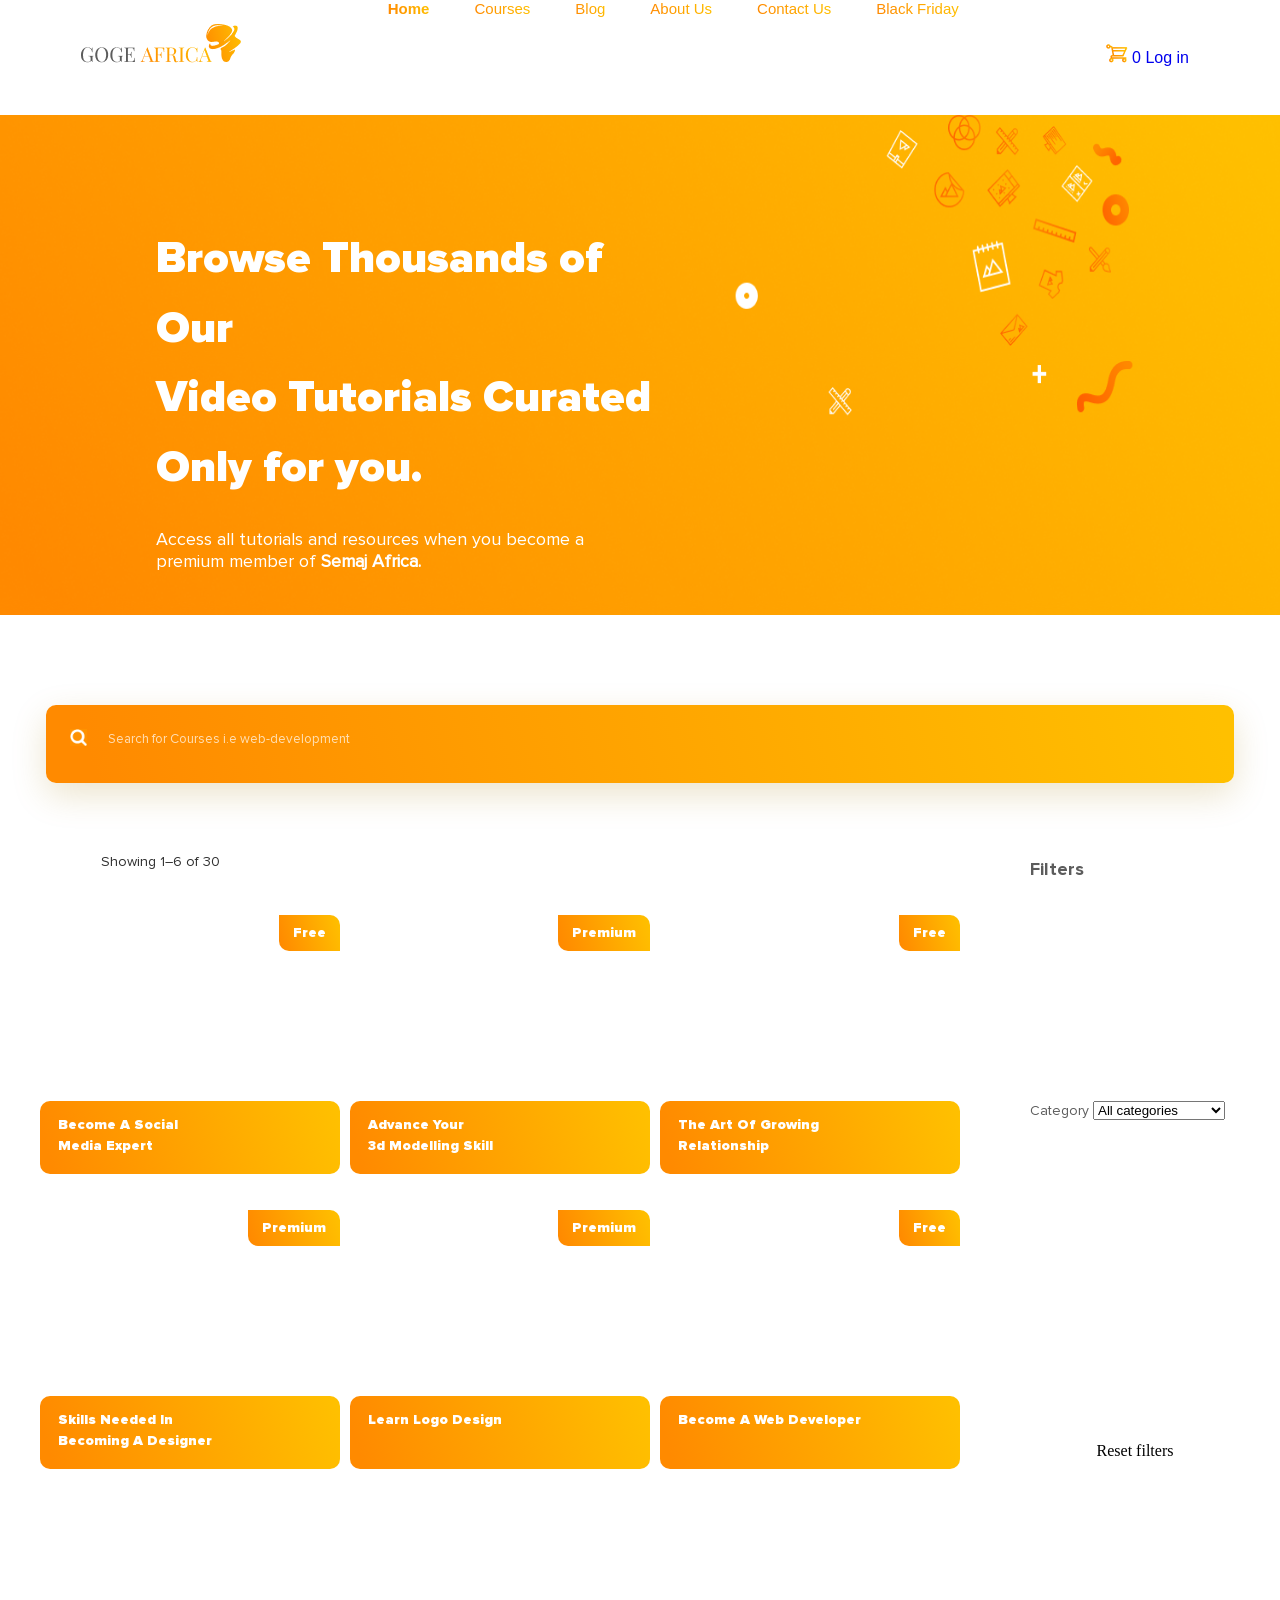
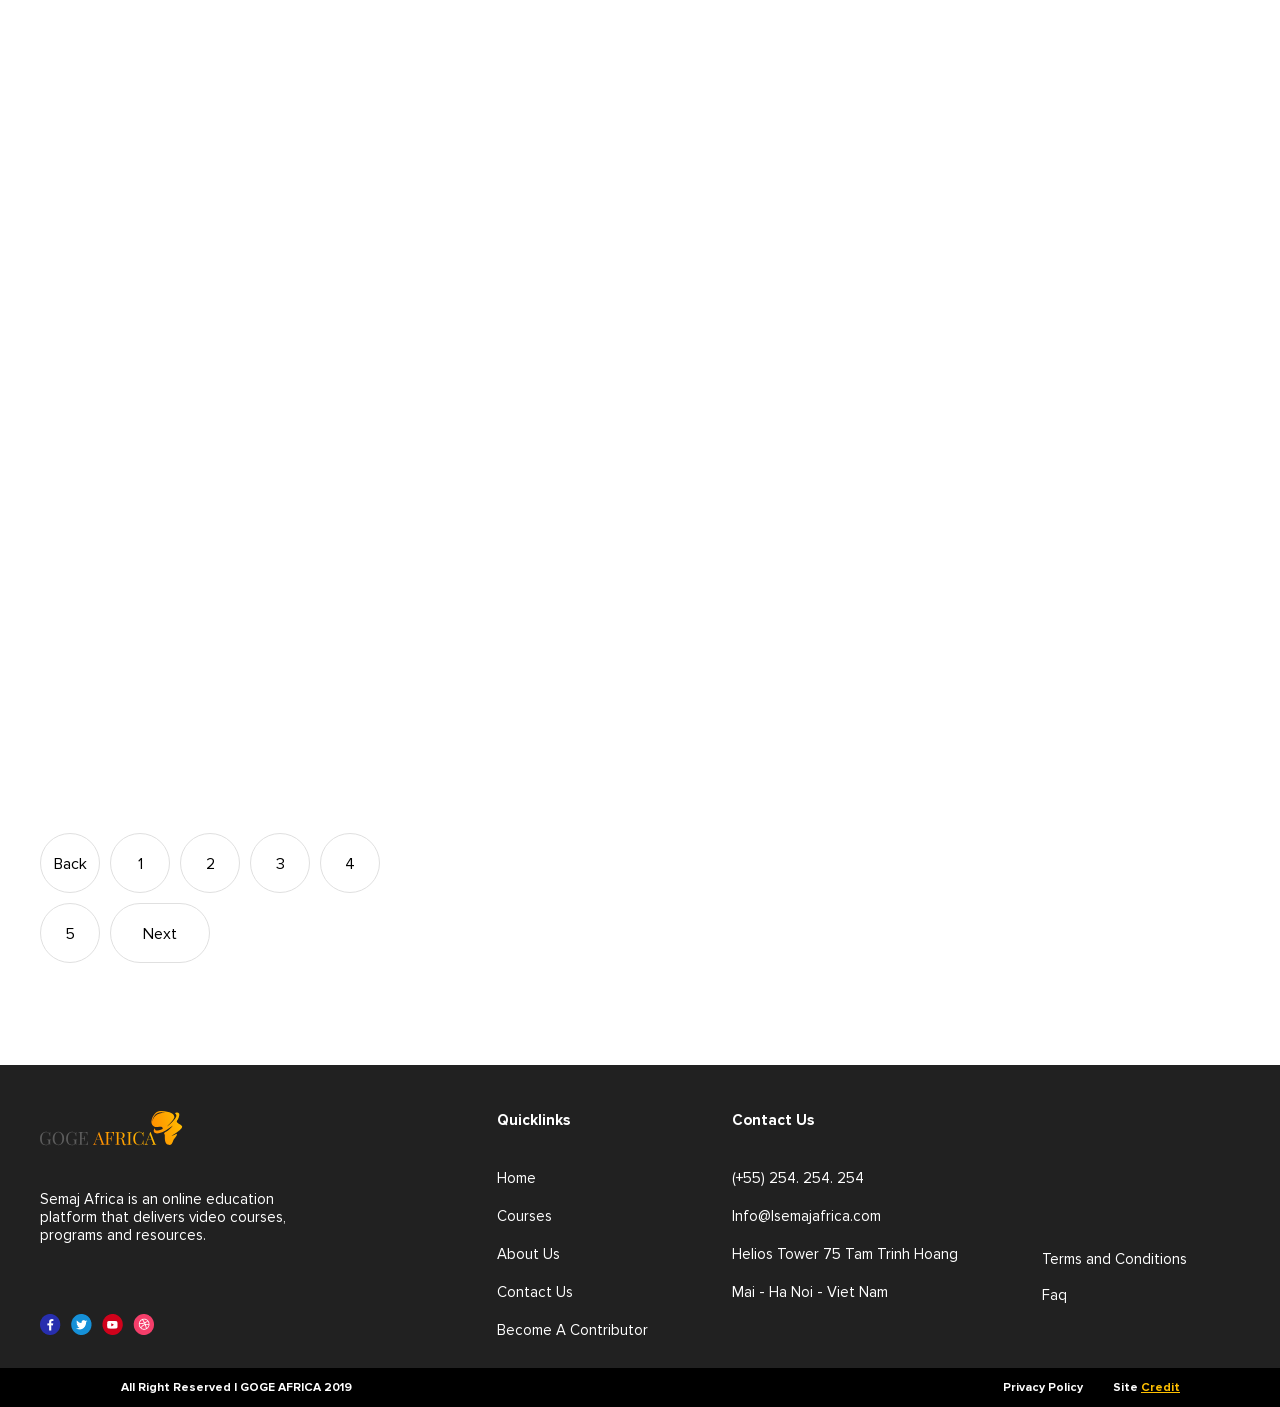
<file: index.html>
<!doctype html>
<html lang="en">
    <head>
        <meta charset="UTF-8" />
        <meta name="viewport" content="width=device-width, initial-scale=1.0" />
        <link rel="stylesheet" href="./styles/style.css" />
        <title>Courses</title>
    </head>

    <body>
        <div class="toast-container" id="toastContainer" aria-live="polite"></div>
        <header class="header header--main">
            <div class="container">
                <div class="header__inner">
                    <a href="./index.html" class="header__logo">
                        <img src="./img/logo.png" alt="logo" />
                    </a>
                    <nav class="header__nav-center">
                        <ul class="header__nav">
                            <li class="header__nav-link">
                                <a href="./Home.html">Home</a>
                            </li>
                            <li class="header__nav-link">
                                <a href="./Courses.html">Courses</a>
                            </li>
                            <li class="header__nav-link">
                                <a href="./Blog.html">Blog</a>
                            </li>
                            <li class="header__nav-link">
                                <a href="./AboutUs.html">About Us</a>
                            </li>
                            <li class="header__nav-link">
                                <a href="./ContactUs.html">Contact Us</a>
                            </li>
                            <li class="header__nav-link">
                                <a href="./BlackFriday.html">Black Friday</a>
                            </li>
                        </ul>
                    </nav>
                    <div class="header__inner-right">
                        <a href="./Cart.html" class="header__cart-link">
                            <img src="./img/basket.png" alt="Cart" />
                            <span class="cart-count" id="headerCartCount">0</span>
                        </a>
                        <a class="header__btn header__btn--login" href="./Login.html">Log in</a>
                    </div>
                </div>
            </div>
        </header>

        <main>
            <div class="promo">
                <img src="./img/promo-bg.png" alt="promo" />
                <div class="container">
                    <div class="promo__inner">
                        <h1 class="promo__title">
                            Browse Thousands of Our <br />
                            Video Tutorials Curated <br />
                            Only for you.
                        </h1>
                        <p class="promo__subtitle">
                            Access all tutorials and resources when you become a
                            <br />
                            premium member of <b>Semaj Africa.</b>
                        </p>
                    </div>
                </div>
            </div>

            <div class="form__out">
                <form class="form" action="">
                    <div class="container">
                        <div class="form-inner">
                            <label for="inputField">
                                <input
                                    class="input"
                                    type="text"
                                    name="inputField"
                                    id="inputField"
                                    placeholder="Search for Courses i.e web-development"
                                />
                            </label>
                        </div>
                    </div>
                </form>
            </div>

            <div class="container">
                <div class="wrapper">
                    <div class="wrapper-content">
                        <div class="link-page">
                            <div class="link-page-info">
                                <span id="indexResultsInfo">Showing <span id="indexResultsFrom">1</span>–<span id="indexResultsTo">6</span> of <span id="indexResultsCount">30</span></span>
                            </div>
                        </div>

                        <div class="cards" id="indexCardsContainer">
                            <div class="card" data-id="course-1" data-title="Become A Social Media Expert" data-price="0" data-type="Free" data-category="Digital Marketing" data-in-stock="1" data-discount="0">
                                <div class="card-img"></div>
                                <div class="free">Free</div>
                                <div class="card-footer"><div class="card-title">Become A Social <br />Media Expert</div>
                                <div class="card-price">Free</div>
                                <button type="button" class="card-add-btn" data-id="course-1">Add to cart</button>
                            </div>
                            </div>
                            <div class="card" data-id="course-2" data-title="Advance Your 3d Modelling Skill" data-price="49" data-type="Premium" data-category="3D Artist" data-in-stock="1" data-discount="30">
                                <div class="card-img"></div>
                                <div class="free">Premium</div>
                                <div class="card-footer"><div class="card-title">Advance Your <br />3d Modelling Skill</div>
                                <div class="card-price">$49</div>
                                <button type="button" class="card-add-btn" data-id="course-2">Add to cart</button>
                            </div>
                            </div>
                            <div class="card" data-id="course-3" data-title="The Art Of Growing Relationship" data-price="0" data-type="Free" data-category="Design" data-in-stock="1" data-discount="0">
                                <div class="card-img"></div>
                                <div class="free">Free</div>
                                <div class="card-footer"><div class="card-title">The Art Of Growing <br />Relationship</div>
                                <div class="card-price">Free</div>
                                <button type="button" class="card-add-btn" data-id="course-3">Add to cart</button>
                            </div>
                            </div>
                            <div class="card" data-id="course-4" data-title="Skills Needed In Becoming A Designer" data-price="59" data-type="Premium" data-category="Design" data-in-stock="0" data-discount="25">
                                <div class="card-img"></div>
                                <div class="free">Premium</div>
                                <div class="card-footer"><div class="card-title">Skills Needed In <br />Becoming A Designer</div>
                                <div class="card-price">$59</div>
                                <button type="button" class="card-add-btn" data-id="course-4">Add to cart</button>
                            </div>
                            </div>
                            <div class="card" data-id="course-5" data-title="Learn Logo Design" data-price="39" data-type="Premium" data-category="Design" data-in-stock="1" data-discount="20">
                                <div class="card-img"></div>
                                <div class="free">Premium</div>
                                <div class="card-footer"><div class="card-title">Learn Logo Design</div>
                                <div class="card-price">$39</div>
                                <button type="button" class="card-add-btn" data-id="course-5">Add to cart</button>
                            </div>
                            </div>
                            <div class="card" data-id="course-6" data-title="Become A Web Developer" data-price="0" data-type="Free" data-category="Web Development" data-in-stock="1" data-discount="0">
                                <div class="card-img"></div>
                                <div class="free">Free</div>
                                <div class="card-footer"><div class="card-title">Become A Web Developer</div>
                                <div class="card-price">Free</div>
                                <button type="button" class="card-add-btn" data-id="course-6">Add to cart</button>
                            </div>
                            </div>
                            <div class="card" data-id="course-7" data-title="Embark On The Journey Of Becoming An Artist" data-price="69" data-type="Premium" data-category="Design" data-in-stock="1" data-discount="45">
                                <div class="card-img"></div>
                                <div class="free">Premium</div>
                                <div class="card-footer"><div class="card-title">Embark On The Journey <br />Of Becoming An Artist</div>
                                <div class="card-price">$69</div>
                                <button type="button" class="card-add-btn" data-id="course-7">Add to cart</button>
                            </div>
                            </div>
                            <div class="card" data-id="course-8" data-title="4 Weeks Photography Bootcamp" data-price="0" data-type="Free" data-category="Photography" data-in-stock="1" data-discount="0">
                                <div class="card-img"></div>
                                <div class="free">Free</div>
                                <div class="card-footer"><div class="card-title">4 Weeks Photography <br />Bootcamp</div>
                                <div class="card-price">Free</div>
                                <button type="button" class="card-add-btn" data-id="course-8">Add to cart</button>
                            </div>
                            </div>
                            <div class="card" data-id="course-9" data-title="Learn Organization Management" data-price="49" data-type="Premium" data-category="Digital Marketing" data-in-stock="0" data-discount="15">
                                <div class="card-img"></div>
                                <div class="free">Premium</div>
                                <div class="card-footer"><div class="card-title">Learn Organization <br />Management</div>
                                <div class="card-price">$49</div>
                                <button type="button" class="card-add-btn" data-id="course-9">Add to cart</button>
                            </div>
                            </div>
                            <div class="card" data-id="course-10" data-title="3 in 1 Course Of Becoming A Makeup Artist" data-price="0" data-type="Free" data-category="Design" data-in-stock="1" data-discount="0">
                                <div class="card-img"></div>
                                <div class="free">Free</div>
                                <div class="card-footer"><div class="card-title">3 in 1 Course Of Becoming <br />A Makeup Artist</div>
                                <div class="card-price">Free</div>
                                <button type="button" class="card-add-btn" data-id="course-10">Add to cart</button>
                            </div>
                            </div>
                            <div class="card" data-id="course-11" data-title="How To Have A Good Listening Ear For Music" data-price="29" data-type="Premium" data-category="Sound & Music" data-in-stock="1" data-discount="50">
                                <div class="card-img"></div>
                                <div class="free">Premium</div>
                                <div class="card-footer"><div class="card-title">How To Have A Good <br />Listening Ear For Music</div>
                                <div class="card-price">$29</div>
                                <button type="button" class="card-add-btn" data-id="course-11">Add to cart</button>
                            </div>
                            </div>
                            <div class="card" data-id="course-12" data-title="Become A Social Media Expert" data-price="0" data-type="Free" data-category="Digital Marketing" data-in-stock="1" data-discount="0">
                                <div class="card-img"></div>
                                <div class="free">Free</div>
                                <div class="card-footer"><div class="card-title">Become A Social <br />Media Expert</div>
                                <div class="card-price">Free</div>
                                <button type="button" class="card-add-btn" data-id="course-12">Add to cart</button>
                            </div>
                            </div>
                            <div class="card" data-id="course-13" data-title="Become A Web Developer" data-price="0" data-type="Free" data-category="Web Development" data-in-stock="1" data-discount="0">
                                <div class="card-img"></div>
                                <div class="free">Free</div>
                                <div class="card-footer"><div class="card-title">Become A Web Developer</div>
                                <div class="card-price">Free</div>
                                <button type="button" class="card-add-btn" data-id="course-13">Add to cart</button>
                            </div>
                            </div>
                            <div class="card" data-id="course-14" data-title="Advance Your 3d Modelling Skill" data-price="49" data-type="Premium" data-category="3D Artist" data-in-stock="1" data-discount="0">
                                <div class="card-img"></div>
                                <div class="free">Premium</div>
                                <div class="card-footer"><div class="card-title">Advance Your <br />3d Modelling Skill</div>
                                <div class="card-price">$49</div>
                                <button type="button" class="card-add-btn" data-id="course-14">Add to cart</button>
                            </div>
                            </div>
                            <div class="card" data-id="course-15" data-title="The Art Of Growing Relationship" data-price="0" data-type="Free" data-category="Design" data-in-stock="1" data-discount="0">
                                <div class="card-img"></div>
                                <div class="free">Free</div>
                                <div class="card-footer"><div class="card-title">The Art Of Growing <br />Relationship</div>
                                <div class="card-price">Free</div>
                                <button type="button" class="card-add-btn" data-id="course-15">Add to cart</button>
                            </div>
                            </div>
                            <div class="card" data-id="course-16" data-title="React & Node Full Stack" data-price="79" data-type="Premium" data-category="Web Development" data-in-stock="1" data-discount="20">
                                <div class="card-img"></div>
                                <div class="free">Premium</div>
                                <div class="card-footer"><div class="card-title">React & Node <br />Full Stack</div>
                                <div class="card-price">$79</div>
                                <button type="button" class="card-add-btn" data-id="course-16">Add to cart</button>
                            </div>
                            </div>
                            <div class="card" data-id="course-17" data-title="UI/UX Design Fundamentals" data-price="0" data-type="Free" data-category="Design" data-in-stock="1" data-discount="0">
                                <div class="card-img"></div>
                                <div class="free">Free</div>
                                <div class="card-footer"><div class="card-title">UI/UX Design <br />Fundamentals</div>
                                <div class="card-price">Free</div>
                                <button type="button" class="card-add-btn" data-id="course-17">Add to cart</button>
                            </div>
                            </div>
                            <div class="card" data-id="course-18" data-title="Portrait Photography Masterclass" data-price="55" data-type="Premium" data-category="Photography" data-in-stock="1" data-discount="25">
                                <div class="card-img"></div>
                                <div class="free">Premium</div>
                                <div class="card-footer"><div class="card-title">Portrait Photography <br />Masterclass</div>
                                <div class="card-price">$55</div>
                                <button type="button" class="card-add-btn" data-id="course-18">Add to cart</button>
                            </div>
                            </div>
                            <div class="card" data-id="course-19" data-title="Blender 3D for Beginners" data-price="0" data-type="Free" data-category="3D Artist" data-in-stock="1" data-discount="0">
                                <div class="card-img"></div>
                                <div class="free">Free</div>
                                <div class="card-footer"><div class="card-title">Blender 3D <br />for Beginners</div>
                                <div class="card-price">Free</div>
                                <button type="button" class="card-add-btn" data-id="course-19">Add to cart</button>
                            </div>
                            </div>
                            <div class="card" data-id="course-20" data-title="After Effects Motion Design" data-price="65" data-type="Premium" data-category="Motion Graphics" data-in-stock="0" data-discount="30">
                                <div class="card-img"></div>
                                <div class="free">Premium</div>
                                <div class="card-footer"><div class="card-title">After Effects <br />Motion Design</div>
                                <div class="card-price">$65</div>
                                <button type="button" class="card-add-btn" data-id="course-20">Add to cart</button>
                            </div>
                            </div>
                            <div class="card" data-id="course-21" data-title="Music Production Basics" data-price="0" data-type="Free" data-category="Sound & Music" data-in-stock="1" data-discount="0">
                                <div class="card-img"></div>
                                <div class="free">Free</div>
                                <div class="card-footer"><div class="card-title">Music Production <br />Basics</div>
                                <div class="card-price">Free</div>
                                <button type="button" class="card-add-btn" data-id="course-21">Add to cart</button>
                            </div>
                            </div>
                            <div class="card" data-id="course-22" data-title="SEO & Content Marketing" data-price="45" data-type="Premium" data-category="Digital Marketing" data-in-stock="1" data-discount="15">
                                <div class="card-img"></div>
                                <div class="free">Premium</div>
                                <div class="card-footer"><div class="card-title">SEO & Content <br />Marketing</div>
                                <div class="card-price">$45</div>
                                <button type="button" class="card-add-btn" data-id="course-22">Add to cart</button>
                            </div>
                            </div>
                            <div class="card" data-id="course-23" data-title="Python for Data Science" data-price="69" data-type="Premium" data-category="Web Development" data-in-stock="1" data-discount="40">
                                <div class="card-img"></div>
                                <div class="free">Premium</div>
                                <div class="card-footer"><div class="card-title">Python for <br />Data Science</div>
                                <div class="card-price">$69</div>
                                <button type="button" class="card-add-btn" data-id="course-23">Add to cart</button>
                            </div>
                            </div>
                            <div class="card" data-id="course-24" data-title="Figma from Zero to Hero" data-price="0" data-type="Free" data-category="Design" data-in-stock="1" data-discount="0">
                                <div class="card-img"></div>
                                <div class="free">Free</div>
                                <div class="card-footer"><div class="card-title">Figma from Zero <br />to Hero</div>
                                <div class="card-price">Free</div>
                                <button type="button" class="card-add-btn" data-id="course-24">Add to cart</button>
                            </div>
                            </div>
                            <div class="card" data-id="course-25" data-title="Landscape Photography" data-price="49" data-type="Premium" data-category="Photography" data-in-stock="1" data-discount="20">
                                <div class="card-img"></div>
                                <div class="free">Premium</div>
                                <div class="card-footer"><div class="card-title">Landscape <br />Photography</div>
                                <div class="card-price">$49</div>
                                <button type="button" class="card-add-btn" data-id="course-25">Add to cart</button>
                            </div>
                            </div>
                            <div class="card" data-id="course-26" data-title="Character Modeling in Maya" data-price="89" data-type="Premium" data-category="3D Artist" data-in-stock="1" data-discount="35">
                                <div class="card-img"></div>
                                <div class="free">Premium</div>
                                <div class="card-footer"><div class="card-title">Character Modeling <br />in Maya</div>
                                <div class="card-price">$89</div>
                                <button type="button" class="card-add-btn" data-id="course-26">Add to cart</button>
                            </div>
                            </div>
                            <div class="card" data-id="course-27" data-title="Cinema 4D Basics" data-price="0" data-type="Free" data-category="Motion Graphics" data-in-stock="1" data-discount="0">
                                <div class="card-img"></div>
                                <div class="free">Free</div>
                                <div class="card-footer"><div class="card-title">Cinema 4D <br />Basics</div>
                                <div class="card-price">Free</div>
                                <button type="button" class="card-add-btn" data-id="course-27">Add to cart</button>
                            </div>
                            </div>
                            <div class="card" data-id="course-28" data-title="Sound Design for Video" data-price="39" data-type="Premium" data-category="Sound & Music" data-in-stock="0" data-discount="25">
                                <div class="card-img"></div>
                                <div class="free">Premium</div>
                                <div class="card-footer"><div class="card-title">Sound Design <br />for Video</div>
                                <div class="card-price">$39</div>
                                <button type="button" class="card-add-btn" data-id="course-28">Add to cart</button>
                            </div>
                            </div>
                            <div class="card" data-id="course-29" data-title="Social Media Marketing" data-price="0" data-type="Free" data-category="Digital Marketing" data-in-stock="1" data-discount="0">
                                <div class="card-img"></div>
                                <div class="free">Free</div>
                                <div class="card-footer"><div class="card-title">Social Media <br />Marketing</div>
                                <div class="card-price">Free</div>
                                <button type="button" class="card-add-btn" data-id="course-29">Add to cart</button>
                            </div>
                            </div>
                            <div class="card" data-id="course-30" data-title="JavaScript Advanced" data-price="59" data-type="Premium" data-category="Web Development" data-in-stock="1" data-discount="30">
                                <div class="card-img"></div>
                                <div class="free">Premium</div>
                                <div class="card-footer"><div class="card-title">JavaScript <br />Advanced</div>
                                <div class="card-price">$59</div>
                                <button type="button" class="card-add-btn" data-id="course-30">Add to cart</button>
                            </div>
                            </div>
                        </div>
                        <div class="pagination" id="indexPagination" role="navigation" aria-label="Pagination">
                            </div>
                    </div>

                    <aside class="aside blackfriday-aside">
                        <div class="aside__text blackfriday-aside-title">Filters</div>
                        <div class="aside__text">
                            <label class="blackfriday-label">Category</label>
                            <select class="blackfriday-select" id="indexFilterCategory">
                                <option value="">All categories</option>
                                <option value="Web Development">Web Development</option>
                                <option value="Design">Design</option>
                                <option value="Photography">Photography</option>
                                <option value="3D Artist">3D Artist</option>
                                <option value="Motion Graphics">Motion Graphics</option>
                                <option value="Sound & Music">Sound & Music</option>
                                <option value="Digital Marketing">Digital Marketing</option>
                            </select>
                        </div>
                        <button type="button" class="blackfriday-reset-btn" id="indexFilterReset">Reset filters</button>
                    </aside>
                </div>
            </div>
        </main>

        <footer class="footer">
            <div class="container">
                <div class="footer__inner">
                    <ul class="footer__col">
                        <li>
                            <a href="#"
                                ><img src="./img/Logo.svg" alt="logo"
                            /></a>
                        </li>
                        <li>
                            <p>
                                Semaj Africa is an online education platform
                                that delivers video courses, programs and
                                resources.
                            </p>
                        </li>
                        <li class="footer__media">
                            <a href="#"
                                ><img src="./img/facebook.png" alt="facebook"
                            /></a>
                            <a href="#"
                                ><img src="./img/twitter.png" alt="twitter"
                            /></a>
                            <a href="#"
                                ><img src="./img/youtube.png" alt="youtube"
                            /></a>
                            <a href="#"
                                ><img src="./img/browser.png" alt="browser"
                            /></a>
                        </li>
                    </ul>

                    <ul class="footer__col">
                        <li>Quicklinks</li>
                        <li><a href="#">Home</a></li>
                        <li><a href="#">Courses</a></li>
                        <li><a href="#">About Us</a></li>
                        <li><a href="#">Contact Us</a></li>
                        <li><a href="#">Become A Contributor</a></li>
                    </ul>
                    <ul class="footer__col">
                        <li>Contact Us</li>
                        <li>
                            <a href="tel:+55254254254">(+55) 254. 254. 254</a>
                        </li>
                        <li>
                            <a href="mailto:Info@lsemajafrica.com"
                                >Info@lsemajafrica.com</a
                            >
                        </li>
                        <li><a href="#">Helios Tower 75 Tam Trinh Hoang</a></li>
                        <li><a href="#">Mai - Ha Noi - Viet Nam</a></li>
                    </ul>
                    <ul class="footer__col">
                        <a href="#">Terms and Conditions</a>
                        <br />
                        <a href="#">Faq</a>
                    </ul>
                </div>
            </div>
        </footer>
        <div class="footer__down">
            <div class="container">
                <div class="footer__down-inner">
                    <p>All Right Reserved | GOGE AFRICA 2019</p>
                    <div class="footer__down-right">
                        <p>Privacy Policy</p>
                        <p>Site <span>Credit</span></p>
                    </div>
                </div>
            </div>
        </div>
        <script src="./scripts/cart.js"></script>
        <script src="./scripts/index-filters.js"></script>
    </body>
</html>
</file>
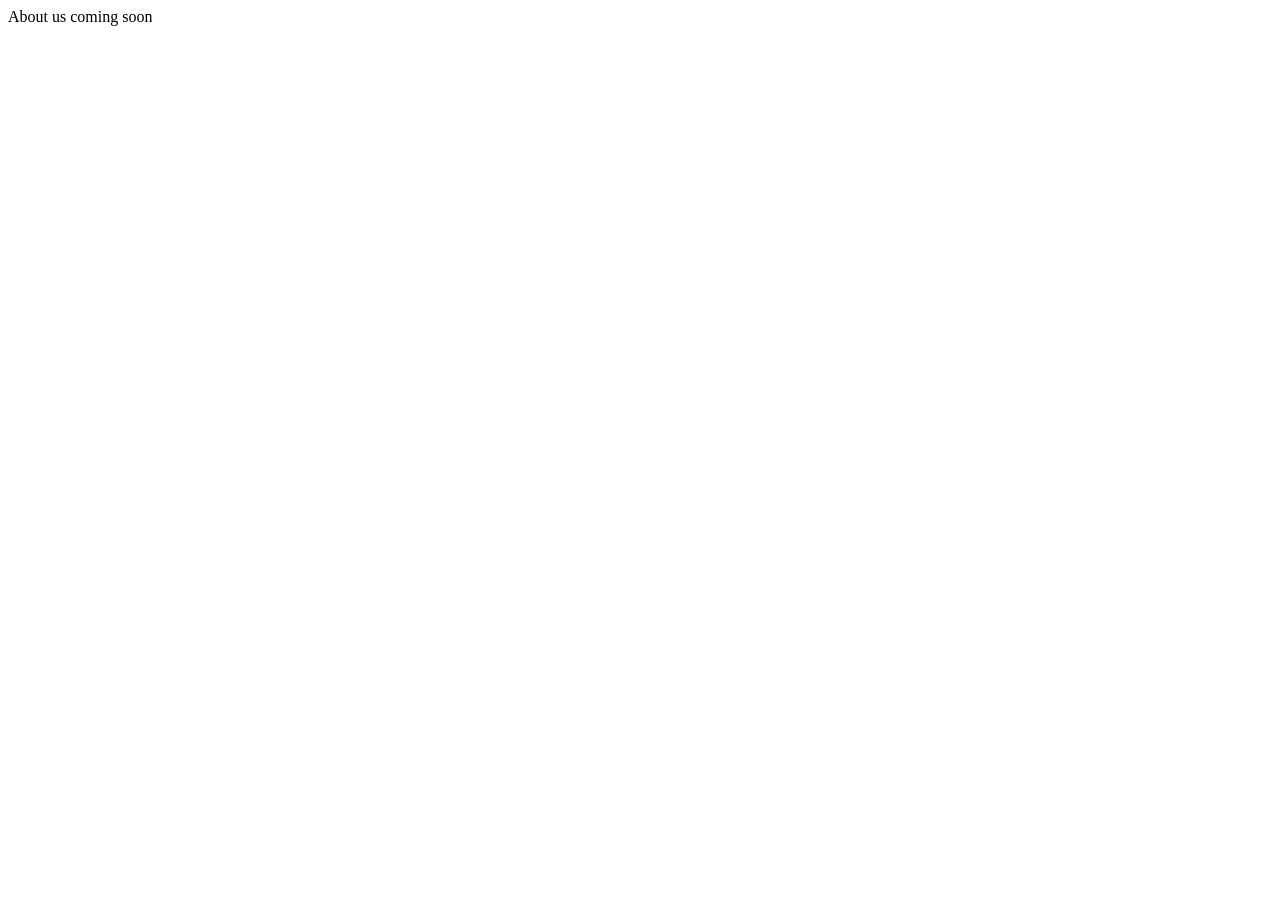
<file: AboutUs.html>
<!doctype html>
<html lang="en">
    <head>
        <meta charset="UTF-8" />
        <meta name="viewport" content="width=device-width, initial-scale=1.0" />
        <title>About Us</title>
    </head>
    <body>
        About us coming soon
    </body>
</html>
</file>
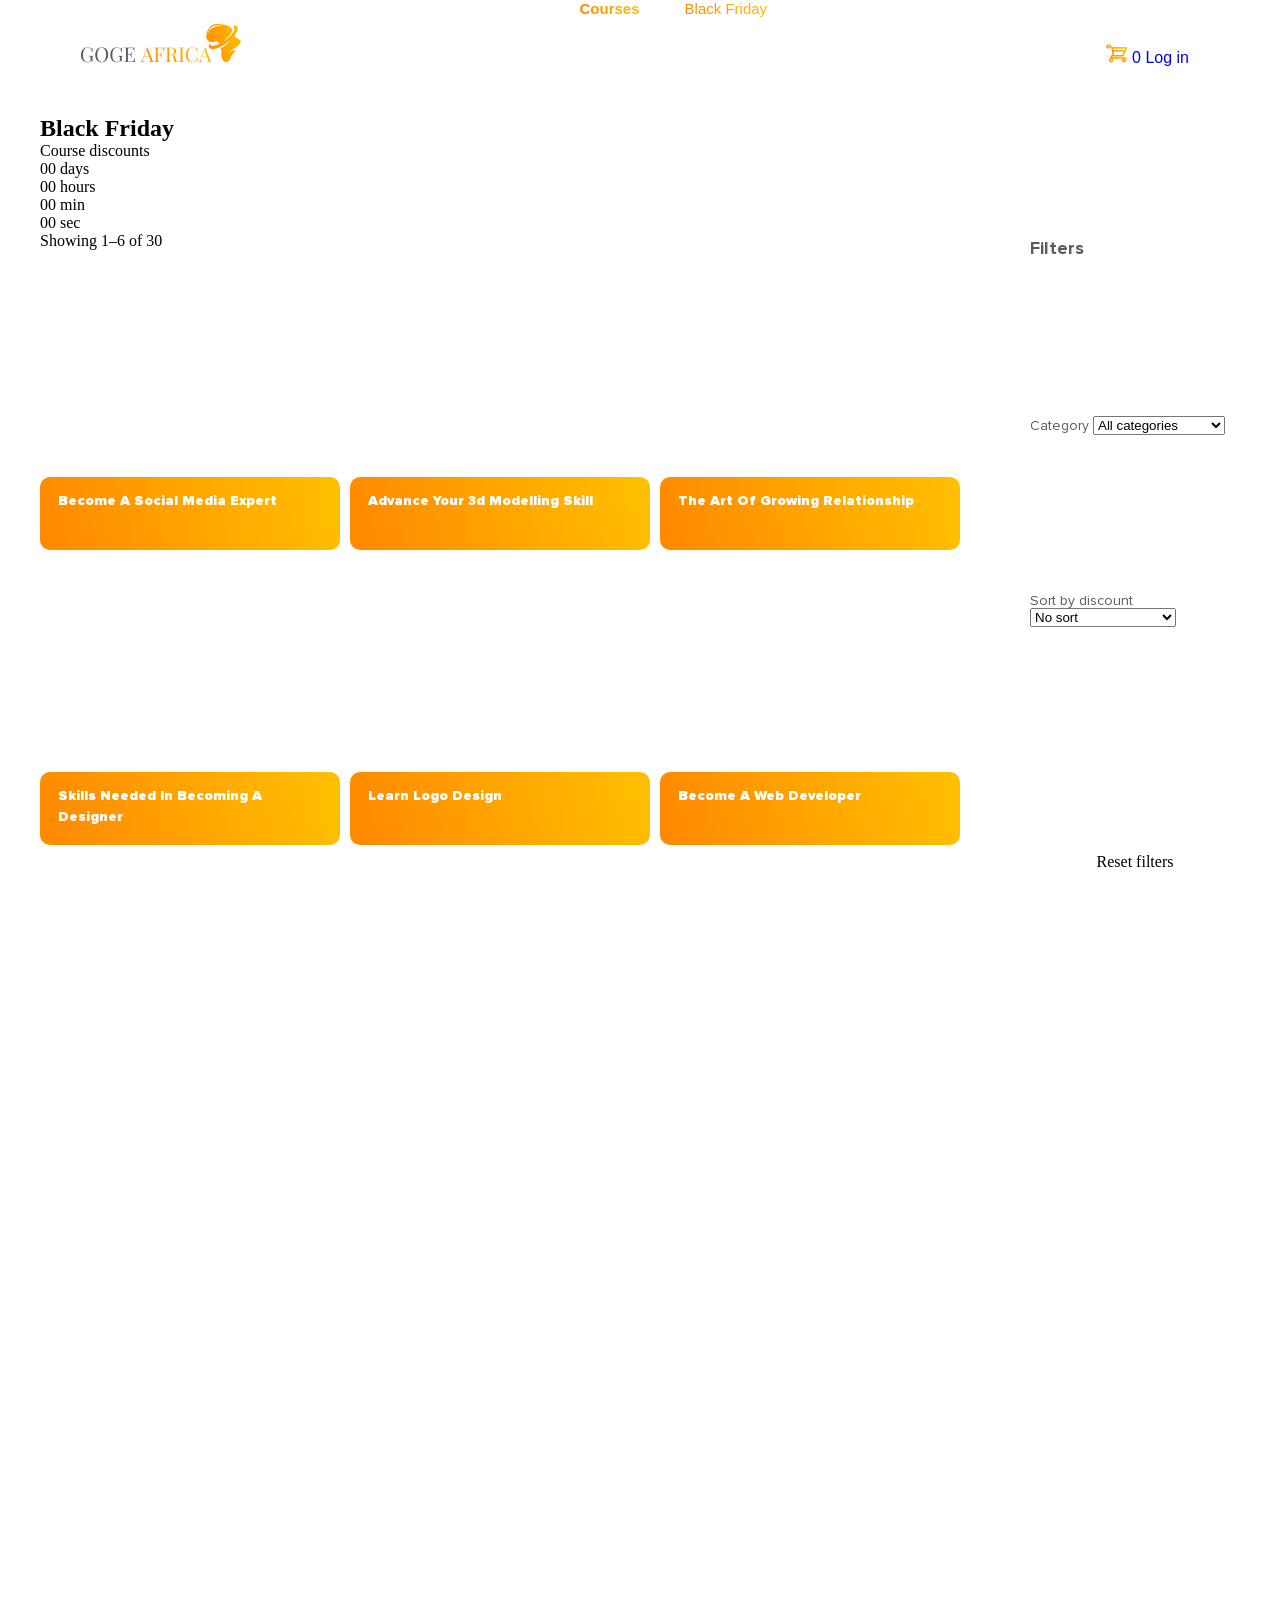
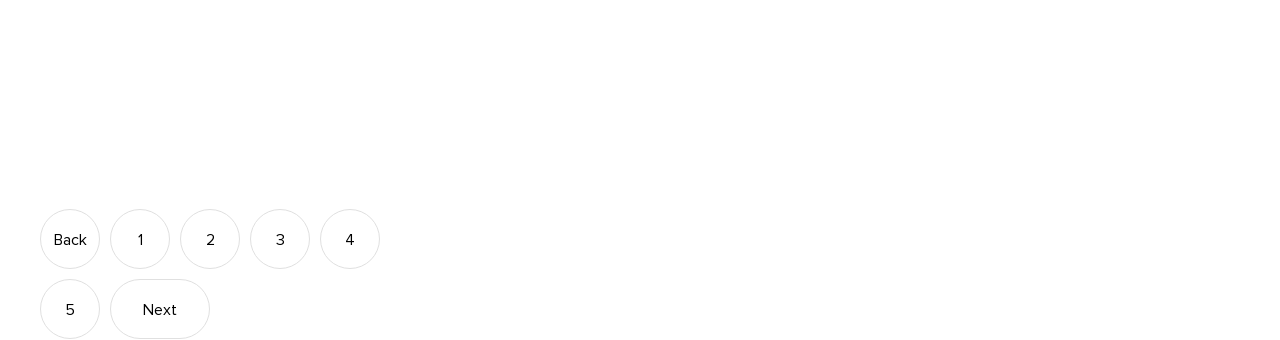
<file: BlackFriday.html>
<!doctype html>
<html lang="en">
  <head>
    <meta charset="UTF-8" />
    <meta name="viewport" content="width=device-width, initial-scale=1.0" />
    <link rel="stylesheet" href="./styles/style.css" />
    <title>Black Friday — Semaj Africa</title>
  </head>
  <body>
    <div class="toast-container" id="toastContainer" aria-live="polite"></div>
    <header class="header">
      <div class="container">
        <div class="header__inner">
          <a href="./index.html" class="header__logo">
            <img src="./img/logo.png" alt="logo" />
          </a>
          <nav class="header__nav-center">
            <ul class="header__nav">
              <li class="header__nav-link">
                <a href="./index.html">Courses</a>
              </li>
              <li class="header__nav-link">
                <a href="./BlackFriday.html">Black Friday</a>
              </li>
            </ul>
          </nav>
          <div class="header__inner-right">
            <a href="./Cart.html" class="header__cart-link">
              <img src="./img/basket.png" alt="Cart" />
              <span class="cart-count" id="headerCartCount">0</span>
            </a>
            <a class="header__btn header__btn--login" href="./Login.html">Log in</a>
          </div>
        </div>
      </div>
    </header>

    <main class="blackfriday-main">
      <section class="blackfriday-banner">
        <div class="blackfriday-banner__bg"></div>
        <div class="container">
          <div class="blackfriday-banner__inner">
            <h1 class="blackfriday-banner__title">Black Friday</h1>
            <p class="blackfriday-banner__subtitle">
              Course discounts
            </p>
            <div class="countdown" id="countdown" aria-live="polite">
              <div class="countdown__item">
                <span class="countdown__value" id="countdown-days">00</span>
                <span class="countdown__label">days</span>
              </div>
              <div class="countdown__item">
                <span class="countdown__value" id="countdown-hours">00</span>
                <span class="countdown__label">hours</span>
              </div>
              <div class="countdown__item">
                <span class="countdown__value" id="countdown-minutes">00</span>
                <span class="countdown__label">min</span>
              </div>
              <div class="countdown__item">
                <span class="countdown__value" id="countdown-seconds">00</span>
                <span class="countdown__label">sec</span>
              </div>
            </div>
          </div>
        </div>
      </section>

      <div class="container">
        <div class="wrapper blackfriday-wrapper">
          <div class="wrapper-content">
            <div class="blackfriday-filters-row">
              <p class="blackfriday-results" id="resultsInfo">
                Showing <span id="bfResultsFrom">0</span>–<span id="bfResultsTo">0</span> of <span id="bfResultsCount">0</span>
              </p>
            </div>
            <div class="cards" id="productsContainer">
            </div>
            <div class="pagination" id="bfPagination" role="navigation" aria-label="Pagination">
            </div>
            <div
              class="blackfriday-empty"
              id="productsEmpty"
              style="display: none"
            >
              <p class="blackfriday-empty__text">No products match your filters.</p>
              <p class="blackfriday-empty__hint">Try changing the category or resetting the filters.</p>
            </div>
          </div>

          <aside class="aside blackfriday-aside">
            <div class="aside__text blackfriday-aside-title">Filters</div>
            <div class="aside__text">
              <label class="blackfriday-label">Category</label>
              <select class="blackfriday-select" id="filterCategory">
                <option value="">All categories</option>
                <option value="Web Development">Web Development</option>
                <option value="Design">Design</option>
                <option value="Photography">Photography</option>
                <option value="3D Artist">3D Artist</option>
                <option value="Motion Graphics">Motion Graphics</option>
                <option value="Sound & Music">Sound & Music</option>
                <option value="Digital Marketing">Digital Marketing</option>
              </select>
            </div>
            <div class="aside__text">
              <label class="blackfriday-label">Sort by discount</label>
              <select class="blackfriday-select" id="filterSort">
                <option value="">No sort</option>
                <option value="discount-desc">Highest discount first</option>
                <option value="discount-asc">Lowest discount first</option>
              </select>
            </div>
            <button
              type="button"
              class="blackfriday-reset-btn"
              id="resetFilters"
            >
              Reset filters
            </button>
          </aside>
        </div>
      </div>
    </main>

    <script src="./scripts/cart.js"></script>
    <script src="./scripts/blackfriday.js"></script>
  </body>
</html>
</file>
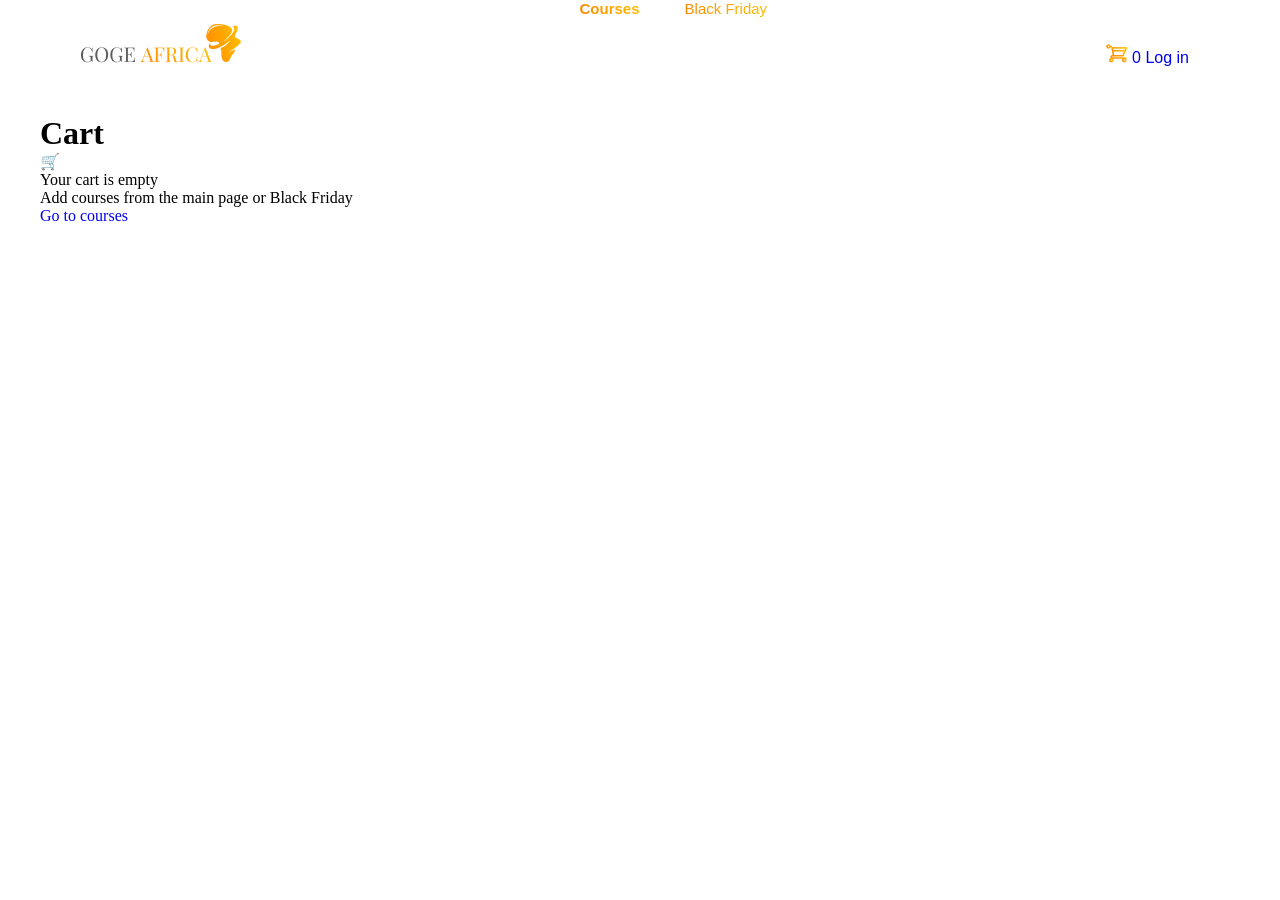
<file: Cart.html>
<!doctype html>
<html lang="en">
  <head>
    <meta charset="UTF-8" />
    <meta name="viewport" content="width=device-width, initial-scale=1.0" />
    <link rel="stylesheet" href="./styles/style.css" />
    <title>Cart — Semaj Africa</title>
  </head>
  <body>
    <div class="toast-container" id="toastContainer" aria-live="polite"></div>
    <header class="header">
      <div class="container">
        <div class="header__inner">
          <a href="./index.html" class="header__logo">
            <img src="./img/logo.png" alt="Semaj Africa" />
          </a>
          <nav class="header__nav-center">
            <ul class="header__nav">
              <li class="header__nav-link">
                <a href="./index.html">Courses</a>
              </li>
              <li class="header__nav-link">
                <a href="./BlackFriday.html">Black Friday</a>
              </li>
            </ul>
          </nav>
          <div class="header__inner-right">
            <a href="./Cart.html" class="header__cart-link">
              <img src="./img/basket.png" alt="Cart" />
              <span class="cart-count" id="headerCartCount">0</span>
            </a>
            <a class="header__btn header__btn--login" href="./Login.html">Log in</a>
          </div>
        </div>
      </div>
    </header>

    <main class="cart-main">
      <div class="container">
        <h1 class="cart-title">Cart</h1>

        <div class="cart-content" id="cartContent">
          <div class="cart-list" id="cartList">
          </div>
          <aside class="cart-summary" id="cartSummary">
            <div class="cart-summary__inner">
              <h2 class="cart-summary__title">Total</h2>
              <p class="cart-summary__total">
                <span class="cart-summary__label">Total:</span>
                <span class="cart-summary__value" id="cartTotalPrice">$0</span>
              </p>
              <a href="./Checkout.html" class="cart-summary__btn">Checkout</a>
            </div>
          </aside>
        </div>

        <div class="cart-empty" id="cartEmpty">
          <div class="cart-empty__icon" aria-hidden="true">🛒</div>
          <p class="cart-empty__text">Your cart is empty</p>
          <p class="cart-empty__hint">Add courses from the main page or Black Friday</p>
          <a href="./index.html" class="cart-empty__link">Go to courses</a>
        </div>
      </div>
    </main>

    <script src="./scripts/cart.js"></script>
    <script>
      (function () {
        var CART_KEY = "courseCart";
        function getCart() {
          try {
            return JSON.parse(localStorage.getItem(CART_KEY) || "[]");
          } catch (e) {
            return [];
          }
        }
        var list = document.getElementById("cartList");
        var empty = document.getElementById("cartEmpty");
        var content = document.getElementById("cartContent");
        var summary = document.getElementById("cartSummary");
        var totalEl = document.getElementById("cartTotalPrice");

        function render() {
          var cart = getCart();
          if (window.SemajCart && window.SemajCart.updateCartCount) window.SemajCart.updateCartCount();

          if (cart.length === 0) {
            if (content) content.style.display = "none";
            if (empty) empty.style.display = "block";
            return;
          }

          if (content) content.style.display = "flex";
          if (empty) empty.style.display = "none";

          list.innerHTML = "";
          var total = 0;
          cart.forEach(function (item) {
            total += item.price || 0;
            var card = document.createElement("div");
            card.className = "cart-item";
            card.innerHTML =
              '<div class="cart-item__img" style="background-image: url(https://i.pinimg.com/564x/5a/20/7e/5a207eb1e7e8e0052c6f0fdd5d8ca5d0.jpg);"></div>' +
              '<div class="cart-item__body">' +
              '<h3 class="cart-item__title">' + (item.title || "") + "</h3>" +
              '<p class="cart-item__price">' + (item.price === 0 ? "Free" : "$" + item.price) + "</p>" +
              "</div>" +
              '<button type="button" class="cart-item__remove" data-id="' + item.id + '" aria-label="Remove from cart">×</button>';
            list.appendChild(card);
          });
          if (totalEl) totalEl.textContent = "$" + total;

          list.querySelectorAll(".cart-item__remove").forEach(function (btn) {
            btn.addEventListener("click", function () {
              var id = btn.getAttribute("data-id");
              var cart = getCart().filter(function (item) { return item.id !== id; });
              localStorage.setItem(CART_KEY, JSON.stringify(cart));
              render();
            });
          });
        }
        render();
      })();
    </script>
  </body>
</html>
</file>
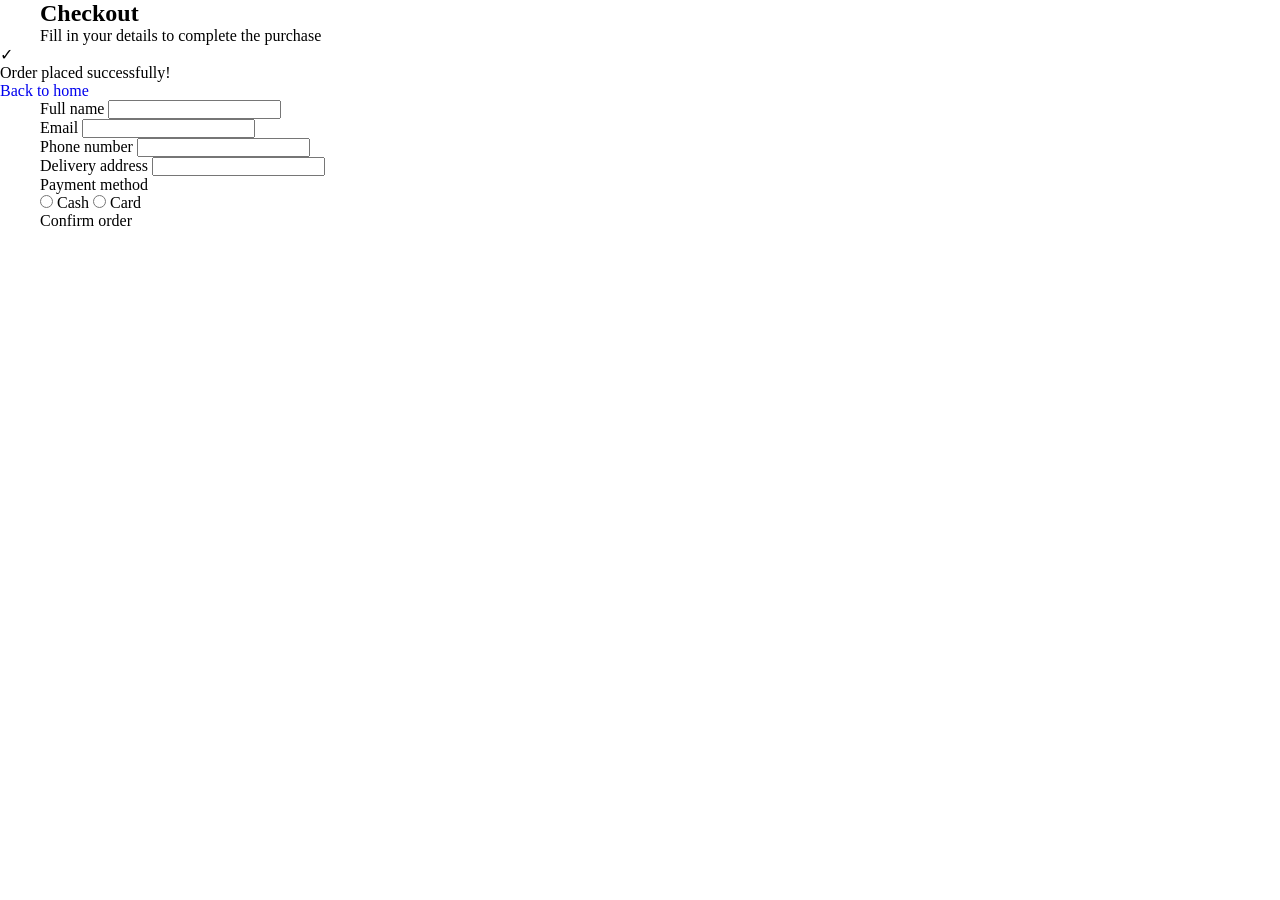
<file: Checkout.html>
<!doctype html>
<html lang="en">
  <head>
    <meta charset="UTF-8" />
    <meta name="viewport" content="width=device-width, initial-scale=1.0" />
    <link rel="stylesheet" href="./styles/style.css" />
    <title>Checkout</title>
  </head>
  <body>
    <div class="toast-container" id="toastContainer" aria-live="polite"></div>
    <main class="checkout-main">
      <section class="checkout-hero">
        <div class="container">
          <h1 class="checkout-hero__title">Checkout</h1>
          <p class="checkout-hero__subtitle">Fill in your details to complete the purchase</p>
        </div>
      </section>

      <div
        class="checkout-success-modal"
        id="checkoutSuccessModal"
        role="dialog"
        aria-modal="true"
        aria-labelledby="checkoutSuccessTitle"
        aria-hidden="true"
      >
        <div class="checkout-success-modal__backdrop"></div>
        <div class="checkout-success-modal__dialog">
          <div class="checkout-success" id="checkoutSuccess">
            <div class="checkout-success__icon" aria-hidden="true">✓</div>
            <p class="checkout-success__text" id="checkoutSuccessTitle">Order placed successfully!</p>
            <a href="./index.html" class="checkout-success__link">Back to home</a>
          </div>
        </div>
      </div>

      <div class="container">
        <div class="checkout-form-wrap">
        <form class="checkout-form" id="checkoutForm" novalidate>
          <div class="checkout-form__field">
            <label class="checkout-form__label" for="fullName"
              >Full name</label
            >
            <input
              type="text"
              id="fullName"
              name="fullName"
              class="checkout-form__input"
              placeholder="Enter your full name"
              autocomplete="name"
            />
            <span
              class="checkout-form__error"
              id="errorFullName"
              aria-live="polite"
            ></span>
          </div>

          <div class="checkout-form__field">
            <label class="checkout-form__label" for="email">Email</label>
            <input
              type="email"
              id="email"
              name="email"
              class="checkout-form__input"
              placeholder="example@mail.com"
              autocomplete="email"
            />
            <span
              class="checkout-form__error"
              id="errorEmail"
              aria-live="polite"
            ></span>
          </div>

          <div class="checkout-form__field">
            <label class="checkout-form__label" for="phone"
              >Phone number</label
            >
            <input
              type="tel"
              id="phone"
              name="phone"
              class="checkout-form__input"
              placeholder="+7 (777) 777-77-77"
              autocomplete="tel"
            />
            <span
              class="checkout-form__error"
              id="errorPhone"
              aria-live="polite"
            ></span>
          </div>

          <div class="checkout-form__field">
            <label class="checkout-form__label" for="address"
              >Delivery address</label
            >
            <input
              type="text"
              id="address"
              name="address"
              class="checkout-form__input"
              placeholder="City, street, building, apartment"
              autocomplete="street-address"
            />
            <span
              class="checkout-form__error"
              id="errorAddress"
              aria-live="polite"
            ></span>
          </div>

          <div class="checkout-form__field">
            <span class="checkout-form__label">Payment method</span>
            <div class="checkout-form__radio-group">
              <label class="checkout-form__radio-label">
                <input
                  type="radio"
                  name="payment"
                  value="cash"
                  class="checkout-form__radio"
                />
                Cash
              </label>
              <label class="checkout-form__radio-label">
                <input
                  type="radio"
                  name="payment"
                  value="card"
                  class="checkout-form__radio"
                />
                Card
              </label>
            </div>
            <span
              class="checkout-form__error"
              id="errorPayment"
              aria-live="polite"
            ></span>
          </div>

          <button type="submit" class="checkout-form__submit">
            Confirm order
          </button>
        </form>
        </div>
      </div>
    </main>

    <script src="./scripts/cart.js"></script>
    <script src="./scripts/checkout.js"></script>
  </body>
</html>
</file>
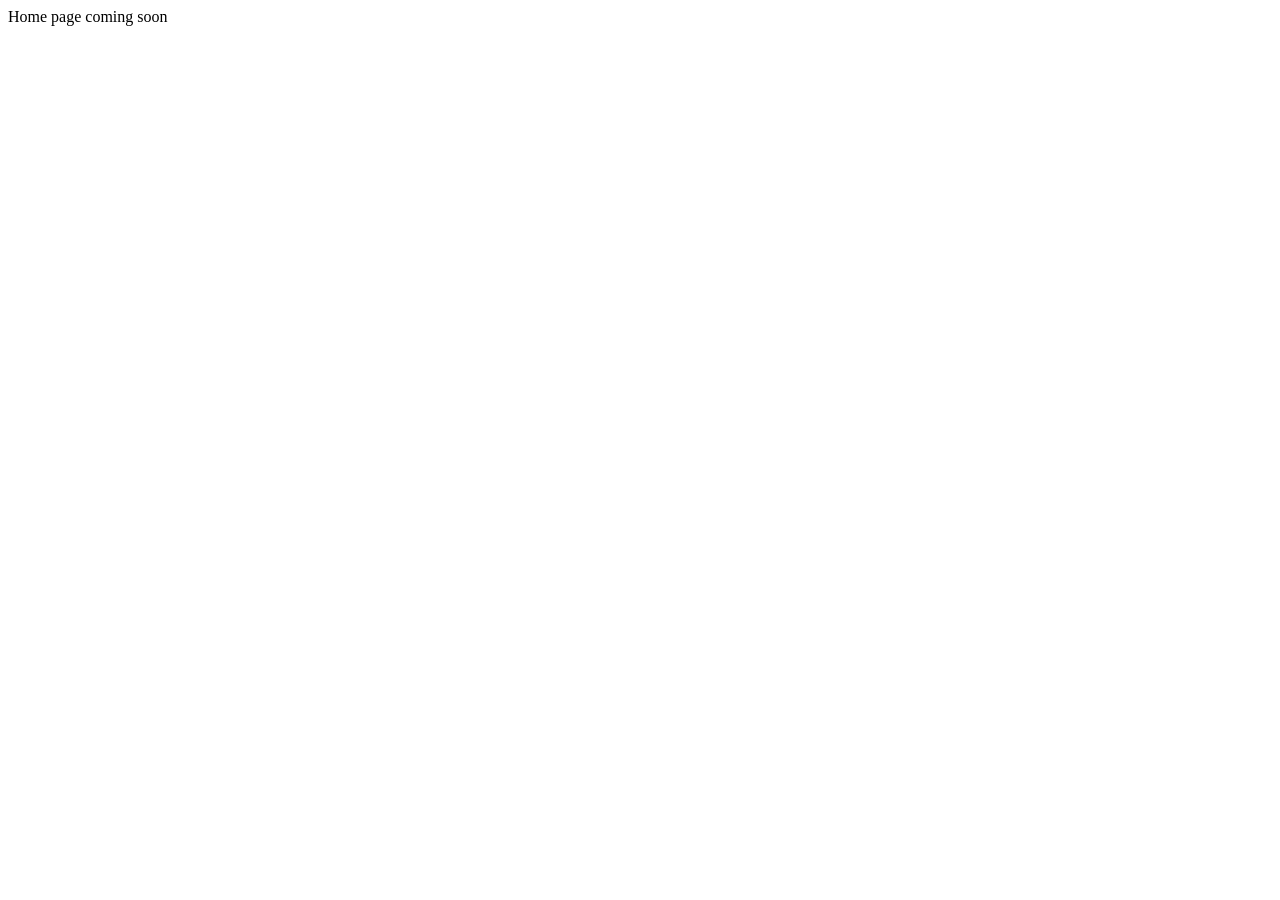
<file: Home.html>
<!doctype html>
<html lang="en">
    <head>
        <meta charset="UTF-8" />
        <meta name="viewport" content="width=device-width, initial-scale=1.0" />
        <title>Home</title>
    </head>
    <body>
        Home page coming soon
    </body>
</html>
</file>
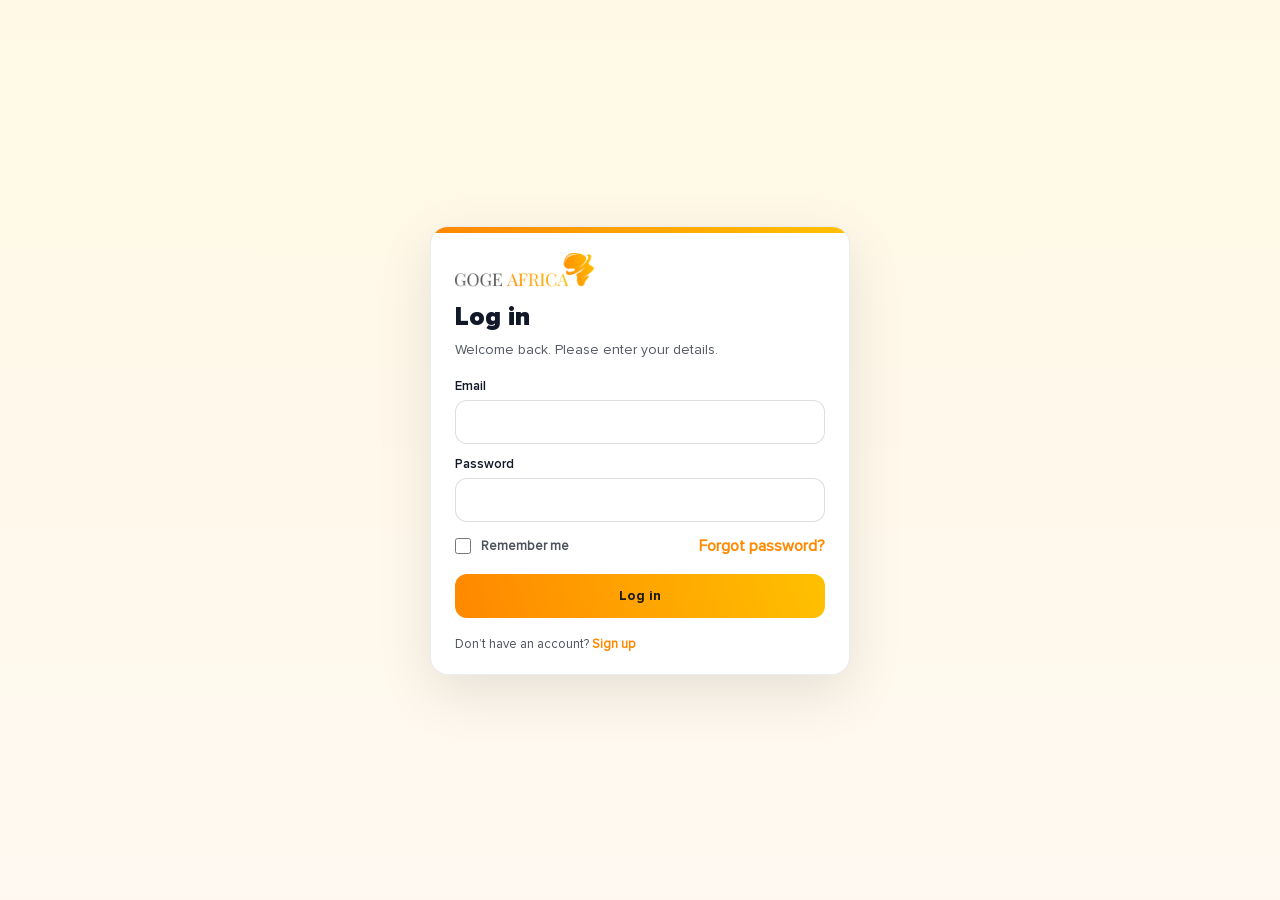
<file: Login.html>
<!doctype html>
<html lang="en">
<head>
    <meta charset="UTF-8" />
    <meta name="viewport" content="width=device-width, initial-scale=1.0" />
    <link rel="stylesheet" href="./styles/style.css" />
    <title>Log in</title>
</head>

<body>
<main class="auth-page">
    <div class="auth-card">
        <a class="auth-brand" href="./Home.html">
            <img src="./img/logo.png" alt="logo" />
        </a>

        <h1 class="auth-title">Log in</h1>
        <p class="auth-subtitle">Welcome back. Please enter your details.</p>

        <form class="auth-form" action="#">
            <label class="auth-label">
                Email
                <input class="auth-input" type="email" placeholder="you@example.com" required />
            </label>

            <label class="auth-label">
                Password
                <input class="auth-input" type="password" placeholder="••••••••" required />
            </label>

            <div class="auth-row">
                <label class="auth-check">
                    <input type="checkbox" />
                    <span>Remember me</span>
                </label>
                <a class="auth-link" href="#">Forgot password?</a>
            </div>

            <button class="auth-btn" type="submit">Log in</button>

            <p class="auth-bottom">
                Don’t have an account?
                <a class="auth-link" href="./Register.html">Sign up</a>
            </p>
        </form>
    </div>
</main>
</body>
</html>
</file>
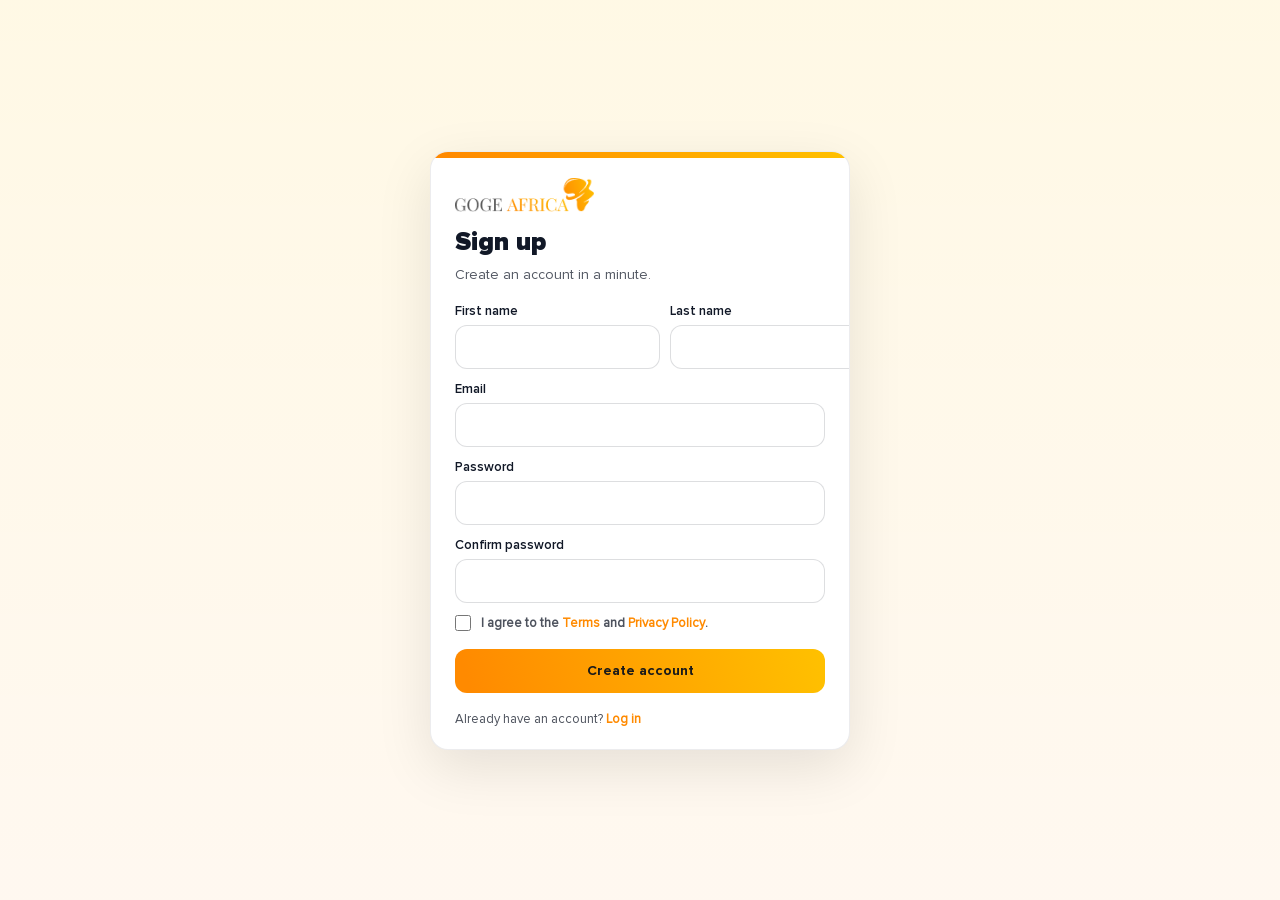
<file: Register.html>
<!doctype html>
<html lang="en">
<head>
    <meta charset="UTF-8" />
    <meta name="viewport" content="width=device-width, initial-scale=1.0" />
    <link rel="stylesheet" href="./styles/style.css" />
    <title>Sign up</title>
</head>

<body>
<main class="auth-page">
    <div class="auth-card">
        <a class="auth-brand" href="./Home.html">
            <img src="./img/logo.png" alt="logo" />
        </a>

        <h1 class="auth-title">Sign up</h1>
        <p class="auth-subtitle">Create an account in a minute.</p>

        <form class="auth-form" action="#">
            <div class="auth-grid">
                <label class="auth-label">
                    First name
                    <input class="auth-input" type="text" placeholder="John" required />
                </label>

                <label class="auth-label">
                    Last name
                    <input class="auth-input" type="text" placeholder="Doe" required />
                </label>
            </div>

            <label class="auth-label">
                Email
                <input class="auth-input" type="email" placeholder="you@example.com" required />
            </label>

            <label class="auth-label">
                Password
                <input class="auth-input" type="password" placeholder="Create password" required />
            </label>

            <label class="auth-label">
                Confirm password
                <input class="auth-input" type="password" placeholder="Repeat password" required />
            </label>

            <label class="auth-check auth-check--stack">
                <input type="checkbox" required />
                <span>
              I agree to the <a class="auth-link" href="#">Terms</a> and
              <a class="auth-link" href="#">Privacy Policy</a>.
            </span>
            </label>

            <button class="auth-btn" type="submit">Create account</button>

            <p class="auth-bottom">
                Already have an account?
                <a class="auth-link" href="./Login.html">Log in</a>
            </p>
        </form>
    </div>
</main>
</body>
</html>
</file>
<file: styles/style.css>
@font-face {
  font-family: ProximaNova-Black;
  src: url("../font/ProximaNova-Black.ttf");
}
@font-face {
  font-family: ProximaNova-Blacklt;
  src: url("../font/ProximaNova-Blacklt.ttf");
}
@font-face {
  font-family: ProximaNova-Bold;
  src: url("../font/ProximaNova-Bold.ttf");
}
@font-face {
  font-family: ProximaNova-Boldlt;
  src: url("../font/ProximaNova-Boldlt.ttf");
}
@font-face {
  font-family: ProximaNova-Extrabld;
  src: url("../font/ProximaNova-Extrabld.ttf");
}
@font-face {
  font-family: ProximaNova-Extrabldlt;
  src: url("../font/ProximaNova-Extrabldlt.ttf");
}
@font-face {
  font-family: ProximaNova-Light;
  src: url("../font/ProximaNova-Light.ttf");
}
@font-face {
  font-family: ProximaNova-Lightlt;
  src: url("../font/ProximaNova-Lightlt.ttf");
}
@font-face {
  font-family: ProximaNova-Regular;
  src: url("../font/ProximaNova-Regular.ttf");
}
@font-face {
  font-family: ProximaNova-Regularlt;
  src: url("../font/ProximaNova-Regularlt.ttf");
}
@font-face {
  font-family: ProximaNova-Semibold;
  src: url("../font/ProximaNova-Semibold.ttf");
}
@font-face {
  font-family: ProximaNova-Semiboldlt;
  src: url("../font/ProximaNova-Semiboldlt.ttf");
}
@font-face {
  font-family: ProximaNovaT-Thin;
  src: url("../font/ProximaNovaT-Thin.ttf");
}
@font-face {
  font-family: ProximaNovaT-Thinlt;
  src: url("../font/ProximaNova-Thinlt.ttf");
}
* {
  box-sizing: border-box;
  text-decoration: none;
  list-style: none;
  margin: 0;
  padding: 0;
}

button {
  padding: 0;
  border: none;
  font: inherit;
  color: inherit;
  background-color: transparent;
  cursor: pointer;
}

.container {
  max-width: 1200px;
  margin: 0 auto;
}

.auth-page {
  font-family: ProximaNova-Regular, Arial, sans-serif;
  min-height: 100vh;
  display: grid;
  place-items: center;
  padding: 48px 16px;
  background: linear-gradient(180deg, rgba(255, 192, 0, 0.1), rgba(255, 138, 0, 0.06));
}

.auth-card {
  width: 100%;
  max-width: 420px;
  background: #fff;
  border-radius: 18px;
  padding: 26px 24px 22px;
  border: 1px solid rgba(17, 24, 39, 0.08);
  box-shadow: 0 18px 55px rgba(0, 0, 0, 0.1);
  position: relative;
  overflow: hidden;
}
.auth-card::before {
  content: "";
  position: absolute;
  left: 0;
  top: 0;
  width: 100%;
  height: 6px;
  background: linear-gradient(254deg, #FFC000 1.55%, #FF8A00 95.8%);
}

.auth-brand {
  display: inline-flex;
  margin-bottom: 14px;
}
.auth-brand img {
  height: 34px;
  width: auto;
}

.auth-title {
  font-family: ProximaNova-Black, Arial, sans-serif;
  margin: 0 0 6px;
  font-size: 26px;
  font-weight: 800;
  color: #111827;
}

.auth-subtitle {
  margin: 0 0 18px;
  font-size: 14px;
  line-height: 1.5;
  color: rgba(17, 24, 39, 0.72);
}

.auth-form {
  display: flex;
  flex-direction: column;
  gap: 12px;
}

.auth-label {
  font-family: ProximaNova-Semibold, Arial, sans-serif;
  display: flex;
  flex-direction: column;
  gap: 6px;
  font-size: 13px;
  font-weight: 700;
  color: #111827;
}

.auth-input {
  height: 44px;
  border-radius: 12px;
  border: 1px solid rgba(17, 24, 39, 0.14);
  padding: 0 14px;
  font-size: 14px;
  outline: none;
  background: #fff;
  transition: box-shadow 0.2s ease, border-color 0.2s ease;
}
.auth-input:focus {
  border-color: rgba(255, 138, 0, 0.65);
  box-shadow: 0 0 0 4px rgba(255, 138, 0, 0.18);
}

.auth-row {
  display: flex;
  justify-content: space-between;
  align-items: center;
  gap: 12px;
  margin-top: 2px;
}

.auth-check {
  display: inline-flex;
  align-items: center;
  gap: 10px;
  font-size: 13px;
  font-weight: 600;
  color: rgba(17, 24, 39, 0.75);
}
.auth-check input {
  width: 16px;
  height: 16px;
  accent-color: #FF8A00;
}

.auth-check--stack {
  align-items: flex-start;
}

.auth-link {
  color: #FF8A00;
  text-decoration: none;
  font-weight: 800;
}
.auth-link:hover {
  text-decoration: underline;
}

.auth-btn {
  font-family: ProximaNova-Bold, Arial, sans-serif;
  height: 44px;
  border: none;
  border-radius: 12px;
  cursor: pointer;
  font-weight: 900;
  font-size: 14px;
  color: #1a1a1a;
  background: linear-gradient(254deg, #FFC000 1.55%, #FF8A00 95.8%);
  transition: transform 0.08s ease, filter 0.2s ease, opacity 0.2s ease;
  margin-top: 6px;
}
.auth-btn:hover {
  filter: saturate(1.05);
  opacity: 0.96;
}
.auth-btn:active {
  transform: translateY(1px);
}

.auth-bottom {
  margin: 6px 0 0;
  font-size: 13px;
  color: rgba(17, 24, 39, 0.75);
}

.auth-grid {
  display: grid;
  grid-template-columns: 1fr 1fr;
  gap: 10px;
}

@media (max-width: 420px) {
  .auth-card {
    padding: 22px 18px 18px;
  }
  .auth-grid {
    grid-template-columns: 1fr;
  }
}
.header {
  font-family: Roboto, sans-serif;
  padding: 0 91px 0 81px;
  height: 115px;
  line-height: 115px;
}
.header .header__inner {
  display: flex;
  justify-content: space-between;
}

.header__inner-content {
  display: flex;
  align-items: center;
}
.header__inner-content .header__inner-content-btns {
  display: flex;
  gap: 10px;
  margin-left: 24px;
}
.header__inner-content .header__inner-content-btns button {
  font-size: 14px;
  font-weight: 700;
  color: #fff;
  width: 160px;
  height: 56px;
  line-height: 56px;
  border-radius: 100px;
  background: linear-gradient(254deg, #FFC000 1.55%, #FF8A00 95.8%);
  box-shadow: 0px 12px 35px 0px rgba(160, 121, 0, 0.2);
}

.header__nav {
  display: flex;
  gap: 45px;
}
.header__nav img {
  vertical-align: middle;
}
.header__nav .header__nav-link {
  font-family: Roboto, sans-serif;
  font-size: 15px;
  font-style: normal;
  font-weight: 400;
  line-height: normal;
  background-clip: text;
}
.header__nav .header__nav-link:first-child {
  font-weight: 700;
}
.header__nav li a {
  position: relative;
  background: linear-gradient(254deg, #FFC000 1.55%, #FF8A00 95.8%);
  background-clip: text;
  -webkit-background-clip: text;
  -webkit-text-fill-color: transparent;
}
.header__nav li a:hover::after {
  content: " ";
  position: absolute;
  top: 20px;
  left: 50%;
  transform: translate(-50%, -50%);
  width: 22px;
  height: 3px;
  border-radius: 3px;
  background: linear-gradient(254deg, #FFC000 1.55%, #FF8A00 95.8%);
}
.header__nav .num {
  position: relative;
  font-size: 5px;
  text-align: center;
  line-height: 13.538px;
  color: white;
}
.header__nav .num::after {
  background: linear-gradient(254deg, #FFC000 1.55%, #FF8A00 95.8%);
  bottom: 20px;
  position: absolute;
  content: "12";
  border-radius: 50%;
  width: 13.538px;
  height: 13.538px;
}

.promo {
  color: white;
  padding: 109px 0 0 156px;
  position: relative;
  height: 500px;
  width: 100%;
}
.promo .promo__inner {
  position: absolute;
}
.promo img {
  position: absolute;
  top: 0;
  left: 0;
  width: 100%;
  height: 100%;
}

.promo__title {
  font-family: ProximaNova-Black;
  max-width: 534px;
  font-size: 44px;
  font-style: normal;
  line-height: 158.34%;
  margin-bottom: 26px;
}

.promo__subtitle {
  font-family: ProximaNova-Regular;
  max-width: 444px;
  font-size: 18px;
  font-style: normal;
}

input::placeholder {
  color: #fff;
  opacity: 0.7;
}

.form {
  margin: 90px 0 70px 0;
  background: 254deg, #FFC000 1.55%, #FF8A00 95.8%;
}
.form .input {
  background: linear-gradient(254deg, #FFC000 1.55%, #FF8A00 95.8%);
}
.form input {
  color: #fff;
  position: relative;
  padding: 24px 0 34px 62px;
  font-family: ProximaNova-Regular;
  width: 1188px;
  height: 78px;
  border-radius: 10px;
  box-shadow: 0px 12px 35px 0px rgba(160, 121, 0, 0.2);
  border: transparent;
}

.form__out {
  text-align: center;
}

.form-inner {
  position: relative;
}
.form-inner::before {
  position: absolute;
  top: 30.2%;
  left: 2.5%;
  z-index: 2;
  content: " ";
  background-image: url("../img/search.png");
  background-repeat: no-repeat;
  background-size: cover;
  width: 17px;
  height: 17px;
}

.wrapper {
  display: grid;
  grid-template-columns: repeat(2, 1fr);
  grid-template-rows: auto;
  gap: 70px;
}
.wrapper .wrapper-content {
  max-width: 930px;
  display: grid;
  gap: 20px;
}
.wrapper .wrapper-content .link-page {
  font-family: ProximaNova-Regular;
  color: #2F2F2F;
  font-size: 14px;
  width: 100%;
  height: 21px;
  display: grid;
  grid-template-columns: 180px 120px auto;
  grid-template-rows: auto;
  gap: 53px;
}
.wrapper .wrapper-content .link-page > div:last-child {
  text-align: right;
}
.wrapper .wrapper-content .link-page .link-page-pages {
  display: grid;
  grid-template-columns: repeat(4, 1fr);
  grid-template-rows: auto;
}
.wrapper .wrapper-content .link-page .link-page-pages > div:first-child {
  margin-right: 10px;
}
.wrapper .wrapper-content .link-page .link-page-column img:last-child {
  margin-left: 14px;
}

.cards {
  display: grid;
  justify-items: center;
  grid-template-columns: repeat(3, 1fr);
  grid-template-rows: repeat(5, 1fr);
  gap: 15px 10px;
}
.cards .card {
  font-family: ProximaNova-Black;
  font-size: 14px;
  line-height: 152.344%;
  position: relative;
  width: 300px;
  height: 280px;
  color: white;
  border-radius: 10px;
}
.cards .card .card-img {
  position: absolute;
  background-image: url("https://i.pinimg.com/564x/5a/20/7e/5a207eb1e7e8e0052c6f0fdd5d8ca5d0.jpg");
  width: 100%;
  height: 100%;
  background-position: center;
  background-repeat: no-repeat;
  background-size: cover;
  border-radius: 10px;
}
.cards .card .free {
  position: absolute;
  right: 0;
  background: linear-gradient(254deg, #FFC000 1.55%, #FF8A00 95.8%);
  border-top-right-radius: 10px;
  border-bottom-left-radius: 10px;
  text-align: center;
  padding: 7px 14px;
}
.cards .card .card-title {
  position: absolute;
  bottom: 0;
  padding: 13px 18px 30px;
  border-radius: 10px;
  height: 73px;
  width: 100%;
  background: linear-gradient(254deg, #FFC000 1.55%, #FF8A00 95.8%);
}

.pagination {
  font-family: ProximaNova-Regular;
  display: grid;
  grid-template-columns: 60px 60px 60px 60px 100px;
  grid-template-rows: auto;
  gap: 10px;
  margin-top: 59px;
}
.pagination .pagination-btn {
  width: 60px;
  height: 60px;
  line-height: 60px;
  text-align: center;
  border-radius: 100px;
  border: 1px solid #E0E0E0;
  background-color: linear-gradient(254deg, #FFC000 1.55%, #FF8A00 95.8%);
}
.pagination .pagination-btn:last-child {
  width: 100px;
}
.pagination .pagination-btn:hover {
  background: linear-gradient(254deg, #FFC000 1.55%, #FF8A00 95.8%);
  color: #fff;
}

.aside {
  margin-top: 7px;
  display: grid;
  grid-template-columns: auto;
  grid-template-rows: repeat(13, fr);
  gap: 23px;
  height: 700px;
}
.aside .aside__text {
  color: #5C5C5C;
  font-family: ProximaNova-Regular;
  font-size: 14px;
  font-style: normal;
  line-height: 105.469%;
}
.aside .aside__text:nth-child(1), .aside .aside__text:nth-child(11) {
  font-family: ProximaNova-Bold;
  font-size: 18px;
}
.aside .aside__text:nth-child(11) {
  margin-bottom: 5px;
}
.aside .aside__text:nth-child(12) button {
  font-size: 11px;
  text-align: center;
  width: 43px;
  height: 42px;
  border: 1px solid #5C5C5C;
  border-radius: 100px;
}
.aside .aside__text:last-child button {
  color: #FFFEFC;
  font-family: Roboto, sans-serif;
  font-weight: 700;
  font-size: 14px;
  width: 160px;
  height: 56px;
  border-radius: 100px;
  background: linear-gradient(254deg, #FFC000 1.55%, #FF8A00 95.8%);
  box-shadow: 0px 12px 35px 0px rgba(160, 121, 0, 0.2);
}

.footer {
  margin-top: 102px;
  padding: 46px 0 29px;
  background-color: #212121;
  color: #FFF;
  font-family: ProximaNova-Regular;
  font-size: 15px;
  line-height: 175.781%;
}
.footer a {
  color: #FFF;
}
.footer .footer__inner {
  display: flex;
  gap: 84px;
}
.footer .footer__inner ul:first-child {
  margin-right: 108px;
}
.footer .footer__inner .footer__col {
  max-width: 265px;
  line-height: normal;
}
.footer .footer__inner .footer__col li:first-child {
  font-family: ProximaNova-Bold;
  margin-bottom: 40px;
}
.footer .footer__inner .footer__col li:nth-child(2), .footer .footer__inner .footer__col li:nth-child(3), .footer .footer__inner .footer__col li:nth-child(4), .footer .footer__inner .footer__col li:nth-child(5), .footer .footer__inner .footer__col li:nth-child(6) {
  margin-top: 20px;
}
.footer .footer__inner .footer__col:last-child {
  display: flex;
  flex-direction: column;
  justify-content: end;
  margin-bottom: 35px;
}
.footer .footer__inner .footer__col .footer__media {
  display: flex;
  gap: 10px;
}
.footer .footer__inner .footer__col .footer__media img {
  margin-top: 50px;
}

.footer__down {
  padding: 0 100px 0 121px;
  background-color: #000;
  height: 39px;
  line-height: 39px;
  color: white;
  font-family: ProximaNova-Bold;
  font-size: 12px;
}
.footer__down .footer__down-inner {
  display: flex;
  justify-content: space-between;
}
.footer__down .footer__down-inner .footer__down-right {
  display: flex;
  gap: 30px;
}
.footer__down .footer__down-inner .footer__down-right span {
  color: #FFC000;
  text-decoration-line: underline;
}

@media (min-width: 320px) and (max-width: 650px) {
  .header {
    height: fit-content;
  }
  .header__inner {
    flex-wrap: wrap;
    height: 100%;
  }
  .header__logo {
    margin: 0 auto;
  }
  .header__inner-content {
    margin: 0 auto;
    flex-direction: column;
    justify-content: center;
  }
  .header__nav {
    flex-direction: column;
    text-align: center;
    gap: 20px;
  }
  .header__inner-content-btns {
    margin: 10px 0;
    flex-wrap: wrap;
    margin-left: 0 !important;
    justify-content: center;
  }
  .promo {
    padding: 120px 0 0 50px;
  }
  .promo__title {
    font-size: 20px;
  }
  .promo__subtitle {
    font-size: 10px;
  }
  .form input {
    width: 95% !important;
    padding: 24px 0 34px 10%;
  }
  .form-inner::after {
    width: 70% !important;
  }
  .form-inner::before {
    left: 6.5%;
  }
  .wrapper {
    gap: 70px 0 20px 0;
    grid-template-columns: auto;
    grid-template-rows: auto;
  }
  .link-page {
    grid-template-columns: 1fr !important;
    grid-template-rows: repeat(3, 1fr) !important;
    gap: 0 !important;
  }
  .link-page-info {
    text-align: center;
  }
  .wrapper {
    height: fit-content;
  }
  .wrapper .wrapper-content .link-page > div:last-child {
    text-align: center;
  }
  .link-page-pages {
    grid-template-columns: repeat(4, 1fr);
    grid-template-rows: auto;
  }
  .link-page-pages div {
    margin-top: 10px;
    text-align: center;
  }
  .link-page-pages img {
    text-align: left;
    text-align: center !important;
    margin: 0 auto !important;
  }
  .cards {
    margin-top: 20px;
    grid-template-columns: 1fr;
    grid-template-rows: auto;
  }
  .pagination {
    margin-top: 20px;
    grid-template-columns: 40px 40px 40px 40px 80px !important;
    grid-template-rows: auto;
    justify-content: center !important;
  }
  .pagination .pagination-btn {
    width: 40px !important;
    height: 40px !important;
    line-height: 40px !important;
  }
  .pagination .pagination-btn:last-child {
    width: 60px !important;
  }
  .aside {
    height: fit-content;
    justify-content: center;
  }
  .aside .aside__text {
    text-align: center;
  }
  .footer {
    height: fit-content !important;
    margin-top: 30px;
  }
  .footer__inner {
    gap: 30px !important;
    flex-wrap: wrap;
    justify-content: center;
  }
  .footer__col {
    text-align: center;
    margin: 0 !important;
    gap: 10px !important;
  }
  .footer__col:last-child {
    margin-bottom: 0 !important;
  }
  .footer__media {
    justify-content: center;
  }
  .footer__down {
    padding: 0 !important;
  }
  .footer__down .footer__down-inner {
    font-size: 8px;
    justify-content: space-around;
  }
  .footer__down .footer__down-inner .footer__down-right {
    gap: 10px;
  }
}
@media (max-width: 1000px) and (min-width: 650px) {
  .header {
    height: fit-content;
  }
  .header__inner {
    flex-direction: column;
    height: 100%;
  }
  .header__logo {
    margin: 0 auto;
  }
  .nav ul {
    display: flex;
    gap: 60px;
    flex-direction: row;
  }
  .nav li {
    height: 100%;
  }
  .header__inner-content {
    gap: 20px;
    margin: 0 auto;
    flex-direction: column;
    justify-content: center;
  }
  .header__nav {
    flex-direction: column;
    text-align: center;
  }
  .header__inner-content-btns {
    margin: 10px 0;
    flex-wrap: wrap;
    margin-left: 0 !important;
    justify-content: center;
  }
  .promo__title {
    font-size: 34px;
  }
  .form input {
    width: 95% !important;
  }
  .form-inner::after {
    width: 70% !important;
  }
  .form-inner::before {
    left: 5.5%;
  }
  .wrapper {
    gap: 70px 0 20px 0;
    grid-template-columns: auto;
    grid-template-rows: auto;
  }
  .link-page {
    grid-template-columns: 1fr !important;
    grid-template-rows: repeat(3, 1fr) !important;
    gap: 0 !important;
  }
  .link-page-info {
    text-align: center;
  }
  .link-page-column img:last-child {
    margin-left: 14px;
  }
  .wrapper {
    height: fit-content;
  }
  .wrapper .wrapper-content .link-page > div:last-child {
    text-align: center;
  }
  .link-page-pages {
    grid-template-columns: repeat(4, 1fr);
    grid-template-rows: auto;
  }
  .link-page-pages div {
    margin-top: 10px;
    text-align: center;
  }
  .link-page-column {
    text-align: center;
  }
  .link-page-column img {
    text-align: left;
    text-align: center !important;
    margin: 0 auto !important;
  }
  .cards {
    margin-top: 20px;
    grid-template-columns: 1fr 1fr;
    grid-template-rows: auto;
  }
  .pagination {
    margin-top: 20px;
    grid-template-columns: 40px 40px 40px 40px 80px !important;
    grid-template-rows: auto;
    justify-content: center !important;
  }
  .pagination .pagination-btn {
    width: 40px !important;
    height: 40px !important;
    line-height: 40px !important;
  }
  .pagination .pagination-btn:last-child {
    width: 60px !important;
  }
  .aside {
    height: fit-content;
    justify-content: center;
  }
  .aside .aside__text {
    text-align: center;
  }
  .footer {
    height: fit-content !important;
    margin-top: 30px;
  }
  .footer__inner {
    gap: 30px !important;
    flex-wrap: wrap;
    justify-content: center;
  }
  .footer__col {
    text-align: center;
    margin: 0 !important;
    gap: 10px !important;
  }
  .footer__col:last-child {
    margin-bottom: 0 !important;
  }
  .footer__media {
    justify-content: center;
  }
  .footer__down {
    padding: 0 !important;
  }
  .footer__down .footer__down-inner {
    font-size: 8px;
    justify-content: space-around;
  }
  .footer__down .footer__down-inner .footer__down-right {
    gap: 10px;
  }
}
@media (max-width: 1200px) and (min-width: 1000px) {
  .container {
    margin: 0 auto;
    width: 90%;
  }
  .header {
    margin: 0 auto;
    height: fit-content;
    padding: 0 !important;
  }
  .header__inner {
    height: 100%;
  }
  .header__inner-content-btns {
    margin: 10px 0;
    margin-left: 0 !important;
    flex-wrap: wrap;
    justify-content: end;
  }
  .header__inner-content-btns button {
    width: 130px !important;
  }
  .nav {
    margin-right: 20px;
  }
  .header__nav {
    gap: 20px;
    margin-left: 10px;
  }
  .promo {
    padding: 120px 0 0 20px;
  }
  .form input {
    width: 95% !important;
  }
  .form-inner::after {
    width: 70% !important;
  }
  .form-inner::before {
    left: 5.5%;
  }
  .wrapper {
    gap: 70px 0 20px 0;
    grid-template-columns: auto;
    grid-template-rows: auto;
    gap: 0 !important;
  }
  .link-page-info {
    text-align: center;
  }
  .wrapper {
    height: fit-content;
    grid-template-columns: repeat(2, 1fr);
    grid-template-rows: auto;
    justify-content: space-between;
  }
  .wrapper .wrapper-content {
    margin: 0 auto !important;
  }
  .link-page-pages {
    grid-template-columns: repeat(4, 1fr);
    grid-template-rows: auto;
  }
  .link-page-pages img {
    text-align: left;
    text-align: center !important;
    margin: 0 auto !important;
  }
  .cards {
    margin-top: 20px;
    grid-template-columns: 1fr 1fr 1fr;
    grid-template-rows: auto;
  }
  .cards .card {
    width: 240px;
    height: 220px;
  }
  .pagination {
    margin-top: 20px;
    grid-template-columns: 40px 40px 40px 40px 80px !important;
    grid-template-rows: auto;
  }
  .pagination .pagination-btn {
    width: 40px !important;
    height: 40px !important;
    line-height: 40px !important;
  }
  .pagination .pagination-btn:last-child {
    width: 60px !important;
  }
  .aside {
    text-align: center;
    margin-top: 7px;
    display: grid;
    grid-template-columns: auto;
    grid-template-rows: repeat(13, fr);
    gap: 23px;
    height: 700px;
  }
  .aside__text {
    color: #5C5C5C;
    font-family: ProximaNova-Regular;
    font-size: 14px;
    font-style: normal;
    line-height: 105.469%;
  }
  .aside__text:nth-child(1), .aside__text:nth-child(11) {
    font-family: ProximaNova-Bold;
    font-size: 18px;
  }
  .aside__text:nth-child(11) {
    margin-bottom: 5px;
  }
  .aside__text:nth-child(12) button {
    font-size: 11px;
    text-align: center;
    width: 43px;
    height: 42px;
    border: 1px solid #5C5C5C;
    border-radius: 100px;
  }
  .aside__text:last-child button {
    color: #FFFEFC;
    font-family: Roboto, sans-serif;
    font-weight: 700;
    font-size: 14px;
    width: 160px;
    height: 56px;
    border-radius: 100px;
    background: linear-gradient(254deg, #FFC000 1.55%, #FF8A00 95.8%);
    box-shadow: 0px 12px 35px 0px rgba(160, 121, 0, 0.2);
  }
  .footer {
    height: fit-content !important;
    margin-top: 30px;
  }
  .footer__inner {
    flex-wrap: wrap;
    justify-content: center;
  }
  .footer__col {
    text-align: center;
    margin: 0 !important;
    gap: 10px !important;
  }
  .footer__col:last-child {
    margin-bottom: 0 !important;
  }
  .footer__media {
    justify-content: center;
  }
  .footer__down {
    padding: 0 !important;
  }
  .footer__down .footer__down-inner {
    font-size: 8px;
    justify-content: space-around;
  }
  .footer__down .footer__down-inner .footer__down-right {
    gap: 10px;
  }
}
</file>
